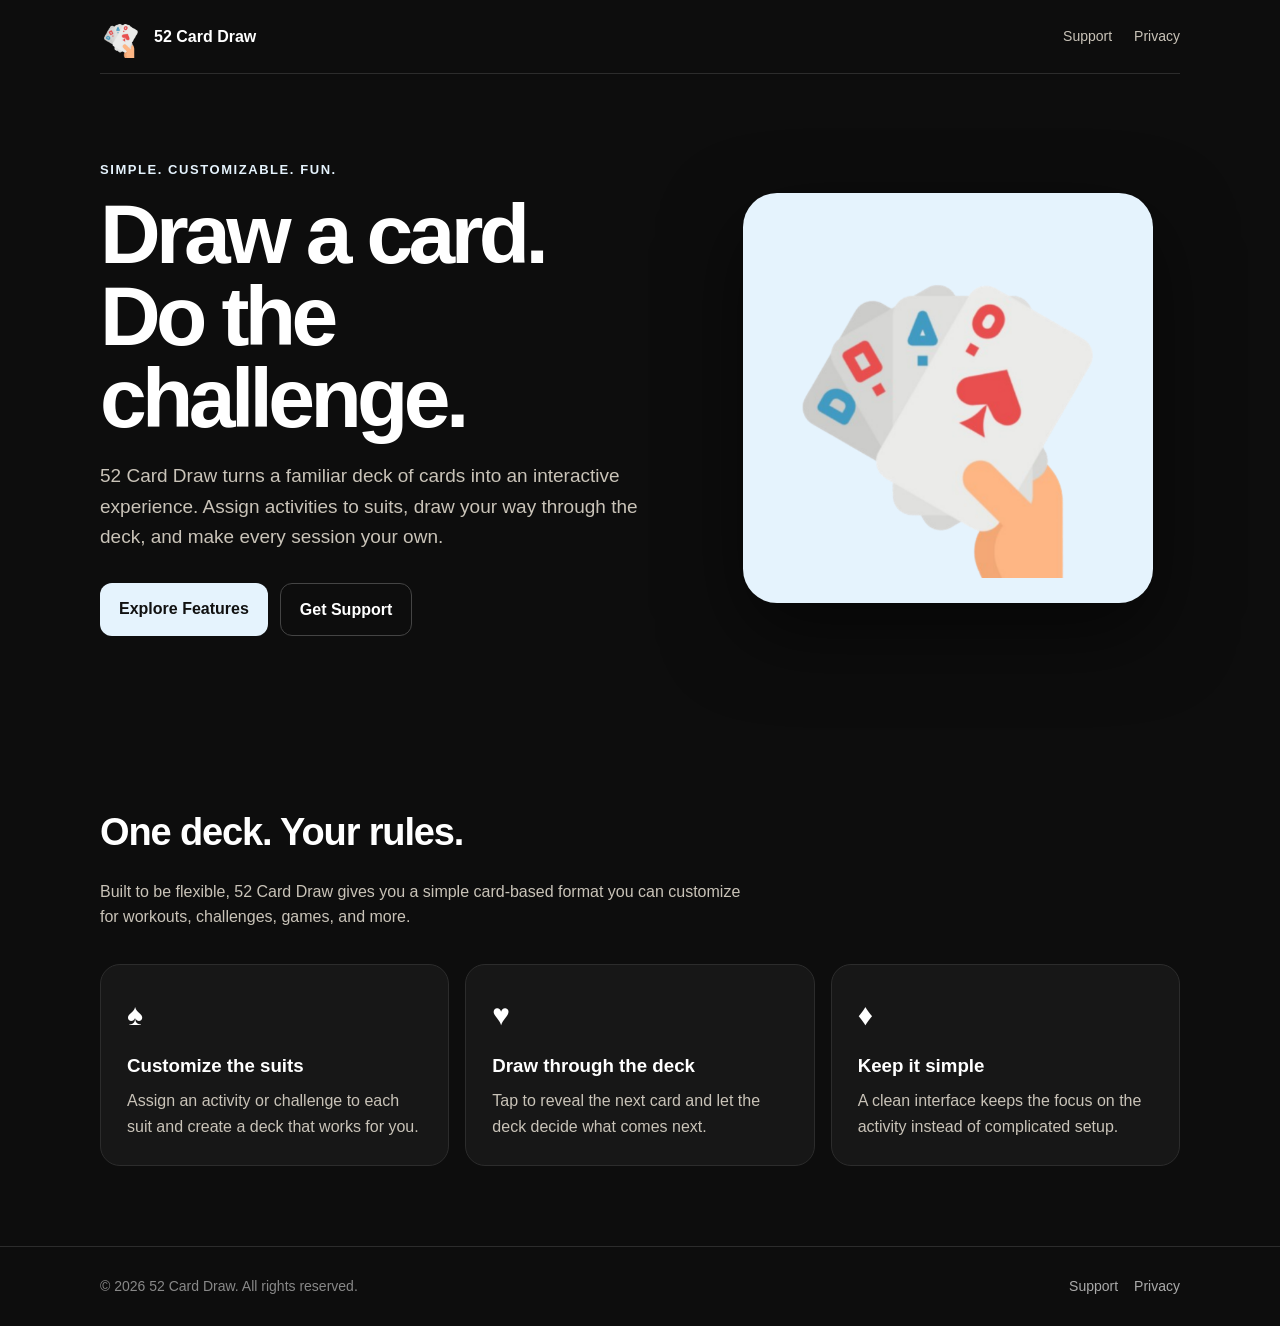
<file: index.html>
<!doctype html>
<html lang="en">

<head>
    <meta charset="utf-8">
    <meta name="viewport" content="width=device-width,initial-scale=1">
    <meta name="description"
        content="52 Card Draw turns a deck of cards into a customizable way to play, train, and create challenges.">
    <title>52 Card Draw</title>
    <link rel="stylesheet" href="styles.css">
    <link rel="icon" href="app-icon.png">
</head>

<body>
    <div class="wrap">
        <nav><a class="brand" href="index.html"><img src="app-icon.png" alt="52 Card Draw icon"><span>52 Card
                    Draw</span></a>
            <div class="links"><a href="support.html">Support</a><a href="privacy.html">Privacy</a></div>
        </nav>
        <main class="hero">
            <div>
                <div class="eyebrow">Simple. Customizable. Fun.</div>
                <h1>Draw a card.<br>Do the challenge.</h1>
                <p>52 Card Draw turns a familiar deck of cards into an interactive experience. Assign activities to
                    suits, draw your way through the deck, and make every session your own.</p>
                <div class="buttons"><a class="button" href="#features">Explore Features</a><a class="button secondary"
                        href="support.html">Get Support</a></div>
            </div>
            <div class="icon-wrap">
                <div class="icon-card"><img src="app-icon.png" alt="52 Card Draw playing card app icon"></div>
            </div>
        </main>
        <section class="section" id="features">
            <h2>One deck. Your rules.</h2>
            <p class="section-lead">Built to be flexible, 52 Card Draw gives you a simple card-based format you can
                customize for workouts, challenges, games, and more.</p>
            <div class="grid">
                <div class="card">
                    <div class="symbol">♠</div>
                    <h3>Customize the suits</h3>
                    <p>Assign an activity or challenge to each suit and create a deck that works for you.</p>
                </div>
                <div class="card">
                    <div class="symbol">♥</div>
                    <h3>Draw through the deck</h3>
                    <p>Tap to reveal the next card and let the deck decide what comes next.</p>
                </div>
                <div class="card">
                    <div class="symbol">♦</div>
                    <h3>Keep it simple</h3>
                    <p>A clean interface keeps the focus on the activity instead of complicated setup.</p>
                </div>
            </div>
        </section>
    </div>
    <footer>
        <div class="wrap footer-row"><span>© 2026 52 Card Draw. All rights reserved.</span><span><a
                    href="support.html">Support</a><a href="privacy.html">Privacy</a></span></div>
    </footer>
</body>

</html>
</file>
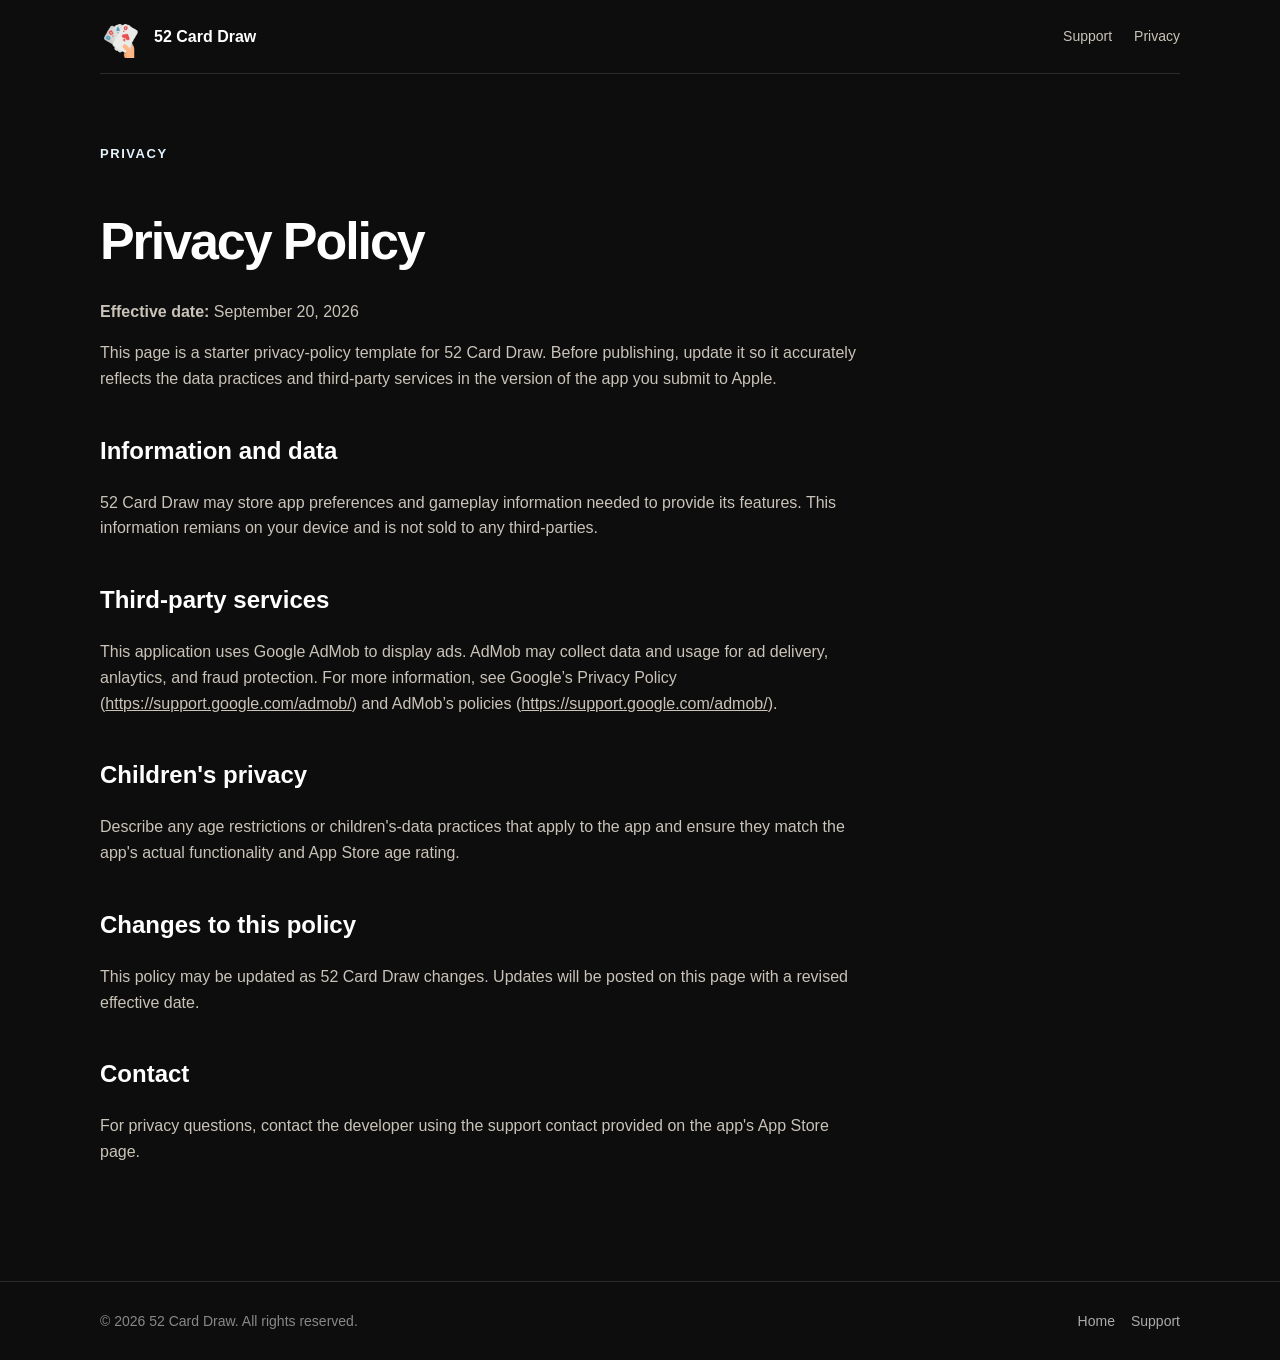
<file: privacy.html>
<!doctype html>
<html lang="en">

<head>
    <meta charset="utf-8">
    <meta name="viewport" content="width=device-width,initial-scale=1">
    <title>Privacy Policy | 52 Card Draw</title>
    <link rel="stylesheet" href="styles.css">
    <link rel="icon" href="app-icon.png">
</head>

<body>
    <div class="wrap">
        <nav><a class="brand" href="index.html"><img src="app-icon.png" alt="52 Card Draw icon"><span>52 Card
                    Draw</span></a>
            <div class="links"><a href="support.html">Support</a><a href="privacy.html">Privacy</a></div>
        </nav>
        <main class="page">
            <div class="eyebrow">Privacy</div>
            <h1>Privacy Policy</h1>
            <p><strong>Effective date:</strong> September 20, 2026</p>
            <p>This page is a starter privacy-policy template for 52 Card Draw. Before publishing, update it so it
                accurately reflects the data practices and third-party services in the version of the app you submit to
                Apple.</p>
            <h2>Information and data</h2>
            <p>52 Card Draw may store app preferences and gameplay information needed to provide its features. This information
                remians on your device and is not sold to any third-parties.
            </p>
            <h2>Third-party services</h2>
            <p>This application uses Google AdMob to display ads.  AdMob may collect data and usage
                for ad delivery, anlaytics, and fraud protection. For more information, see Google’s Privacy Policy 
                (<a href="https://policies.google.com/privacy" target="_blank">https://support.google.com/admob/</a>)
                 and AdMob’s policies (<a href="https://policies.google.com/privacy" target="_blank">https://support.google.com/admob/</a>).
            </p>
            <h2>Children's privacy</h2>
            <p>Describe any age restrictions or children's-data practices that apply to the app and ensure they match
                the app's actual functionality and App Store age rating.</p>
            <h2>Changes to this policy</h2>
            <p>This policy may be updated as 52 Card Draw changes. Updates will be posted on this page with a revised
                effective date.</p>
            <h2>Contact</h2>
            <p>For privacy questions, contact the developer using the support contact provided on the app's App Store
                page.</p>
        </main>
    </div>
    <footer>
        <div class="wrap footer-row"><span>© 2026 52 Card Draw. All rights reserved.</span><span><a
                    href="index.html">Home</a><a href="support.html">Support</a></span></div>
    </footer>
</body>

</html>
</file>
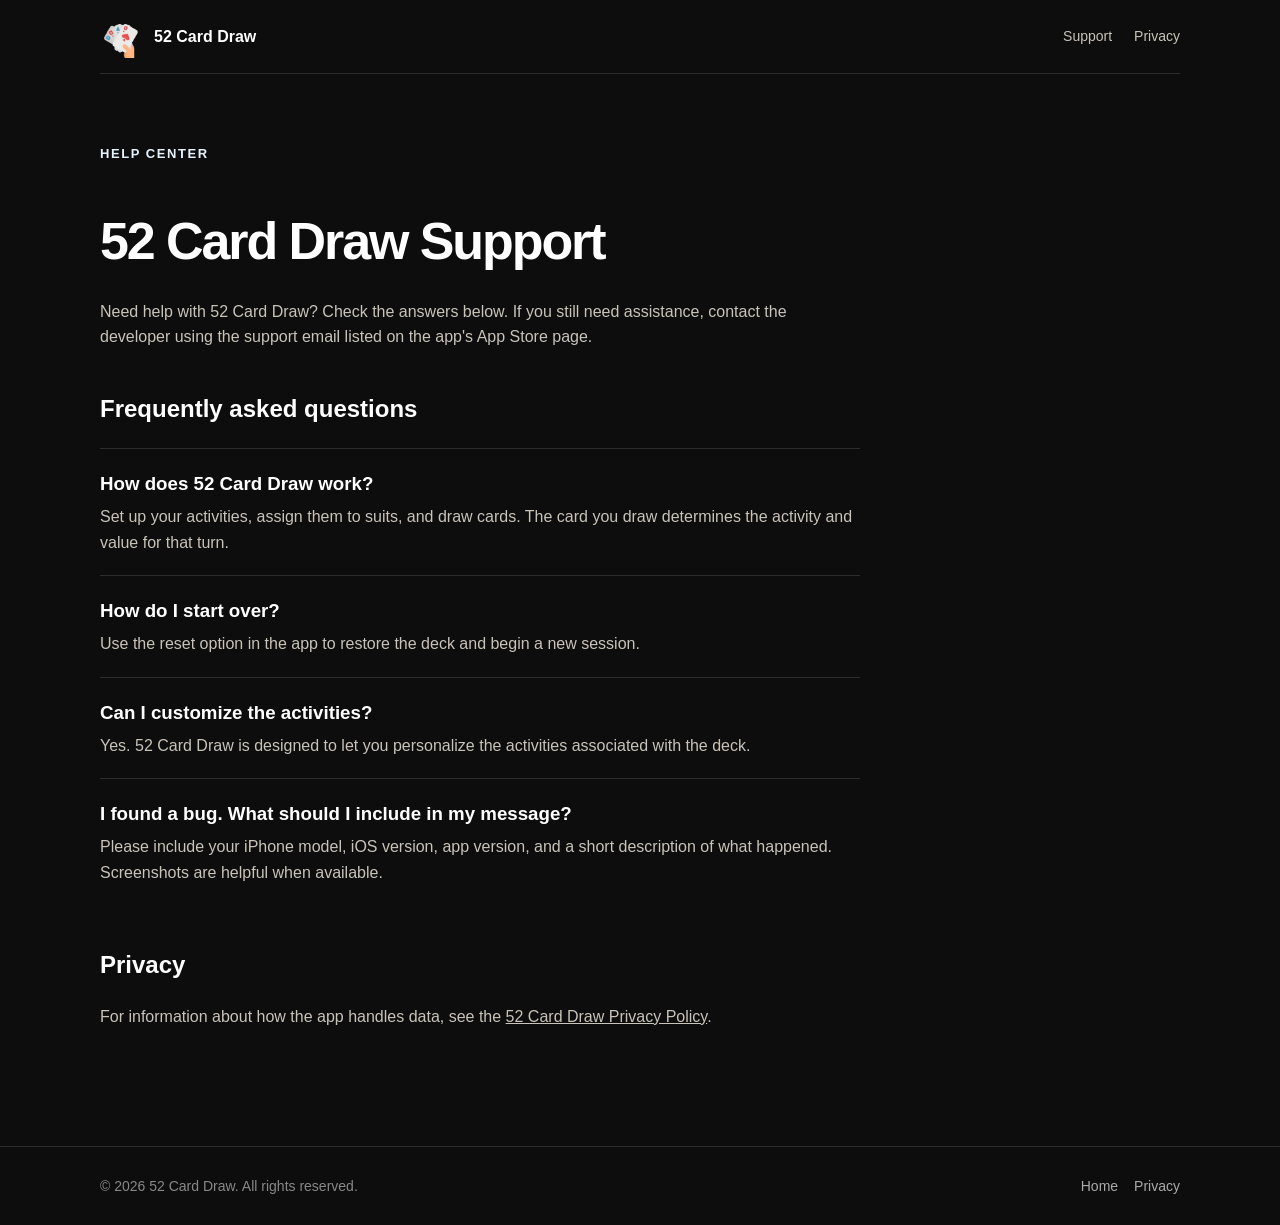
<file: support.html>
<!doctype html>
<html lang="en">

<head>
    <meta charset="utf-8">
    <meta name="viewport" content="width=device-width,initial-scale=1">
    <title>Support | 52 Card Draw</title>
    <link rel="stylesheet" href="styles.css">
    <link rel="icon" href="app-icon.png">
</head>

<body>
    <div class="wrap">
        <nav><a class="brand" href="index.html"><img src="app-icon.png" alt="52 Card Draw icon"><span>52 Card
                    Draw</span></a>
            <div class="links"><a href="support.html">Support</a><a href="privacy.html">Privacy</a></div>
        </nav>
        <main class="page">
            <div class="eyebrow">Help Center</div>
            <h1>52 Card Draw Support</h1>
            <p>Need help with 52 Card Draw? Check the answers below. If you still need assistance, contact the developer
                using the support email listed on the app's App Store page.</p>
            <h2>Frequently asked questions</h2>
            <div class="faq">
                <h3>How does 52 Card Draw work?</h3>
                <p>Set up your activities, assign them to suits, and draw cards. The card you draw determines the
                    activity and value for that turn.</p>
            </div>
            <div class="faq">
                <h3>How do I start over?</h3>
                <p>Use the reset option in the app to restore the deck and begin a new session.</p>
            </div>
            <div class="faq">
                <h3>Can I customize the activities?</h3>
                <p>Yes. 52 Card Draw is designed to let you personalize the activities associated with the deck.</p>
            </div>
            <div class="faq">
                <h3>I found a bug. What should I include in my message?</h3>
                <p>Please include your iPhone model, iOS version, app version, and a short description of what happened.
                    Screenshots are helpful when available.</p>
            </div>
            <h2>Privacy</h2>
            <p>For information about how the app handles data, see the <a href="privacy.html">52 Card Draw Privacy
                    Policy</a>.</p>
        </main>
    </div>
    <footer>
        <div class="wrap footer-row"><span>© 2026 52 Card Draw. All rights reserved.</span><span><a
                    href="index.html">Home</a><a href="privacy.html">Privacy</a></span></div>
    </footer>
</body>

</html>
</file>
<file: styles.css>
:root {
    --bg: #0d0d0d;
    --panel: #171717;
    --cream: #FBEDCF;
    --muted: #c9c3b8;
    --line: #2c2c2c;
    --red: #ef4747;
    --blue: #43a7d2;
    --lightblue: #E5F3FD;
}

* {
    box-sizing: border-box
}

html {
    scroll-behavior: smooth
}

body {
    margin: 0;
    font-family: -apple-system, BlinkMacSystemFont, "Segoe UI", sans-serif;
    background: var(--bg);
    color: #fff;
    line-height: 1.6
}

a {
    color: inherit
}

.wrap {
    width: min(1080px, 90%);
    margin: auto
}

nav {
    height: 74px;
    display: flex;
    align-items: center;
    justify-content: space-between;
    border-bottom: 1px solid var(--line)
}

.brand {
    display: flex;
    align-items: center;
    gap: 12px;
    text-decoration: none;
    font-weight: 800
}

.brand img {
    width: 42px;
    height: 42px;
    object-fit: contain
}

.links {
    display: flex;
    gap: 22px
}

.links a {
    color: var(--muted);
    text-decoration: none;
    font-size: 14px
}

.links a:hover {
    color: #fff
}

.hero {
    min-height: 72vh;
    display: grid;
    grid-template-columns: 1.1fr .9fr;
    align-items: center;
    gap: 50px;
    padding: 70px 0
}

.eyebrow {
    /*color: var(--cream);*/
    color: var(--lightblue);
    font-weight: 700;
    letter-spacing: .12em;
    text-transform: uppercase;
    font-size: 13px
}

.hero h1 {
    font-size: clamp(48px, 7vw, 84px);
    line-height: .98;
    margin: 12px 0 22px;
    letter-spacing: -.055em
}

.hero p {
    font-size: 19px;
    color: var(--muted);
    max-width: 600px
}

.icon-wrap {
    display: flex;
    justify-content: center
}

.icon-card {
    width: min(410px, 80vw);
    aspect-ratio: 1;
    border-radius: 34px;
    /*background: var(--cream);*/
    background: var(--lightblue);
    display: grid;
    place-items: center;
    box-shadow: 0 30px 80px #0008
}

.icon-card img {
    width: 88%;
    height: 88%;
    object-fit: contain
}

.buttons {
    display: flex;
    gap: 12px;
    margin-top: 30px;
    flex-wrap: wrap
}

.button {
    display: inline-block;
    padding: 13px 19px;
    border-radius: 12px;
    text-decoration: none;
    font-weight: 700;
    /*background: var(--cream);*/
    background: var(--lightblue);
    color: #111
}

.button.secondary {
    background: transparent;
    color: #fff;
    border: 1px solid #444
}

.section {
    padding: 80px 0
}

.section h2 {
    font-size: 38px;
    letter-spacing: -.03em;
    margin: 0 0 14px
}

.section-lead {
    color: var(--muted);
    max-width: 650px;
    margin-bottom: 34px
}

.grid {
    display: grid;
    grid-template-columns: repeat(3, 1fr);
    gap: 16px
}

.card {
    background: var(--panel);
    border: 1px solid var(--line);
    border-radius: 20px;
    padding: 26px
}

.card .symbol {
    font-size: 30px
}

.card h3 {
    margin: 12px 0 7px
}

.card p {
    margin: 0;
    color: var(--muted)
}

.page {
    padding: 70px 0 100px;
    max-width: 760px
}

.page h1 {
    font-size: 52px;
    letter-spacing: -.04em;
    margin-bottom: 10px
}

.page h2 {
    margin-top: 40px
}

.page p,
.page li {
    color: var(--muted)
}

.faq {
    border-top: 1px solid var(--line);
    padding: 20px 0
}

.faq h3 {
    margin: 0 0 5px
}

.faq p {
    margin: 0
}

footer {
    border-top: 1px solid var(--line);
    padding: 28px 0;
    color: #888;
    font-size: 14px
}

.footer-row {
    display: flex;
    justify-content: space-between;
    gap: 20px;
    flex-wrap: wrap
}

.footer-row a {
    color: #aaa;
    text-decoration: none;
    margin-left: 16px
}

@media(max-width:760px) {
    .hero {
        grid-template-columns: 1fr;
        text-align: center;
        padding: 55px 0
    }

    .hero p {
        margin-left: auto;
        margin-right: auto
    }

    .buttons {
        justify-content: center
    }

    .icon-wrap {
        order: -1
    }

    .icon-card {
        width: 230px;
        border-radius: 26px
    }

    .grid {
        grid-template-columns: 1fr
    }

    .links {
        gap: 12px
    }

    .links a {
        font-size: 13px
    }

    .page h1 {
        font-size: 42px
    }
}
</file>
